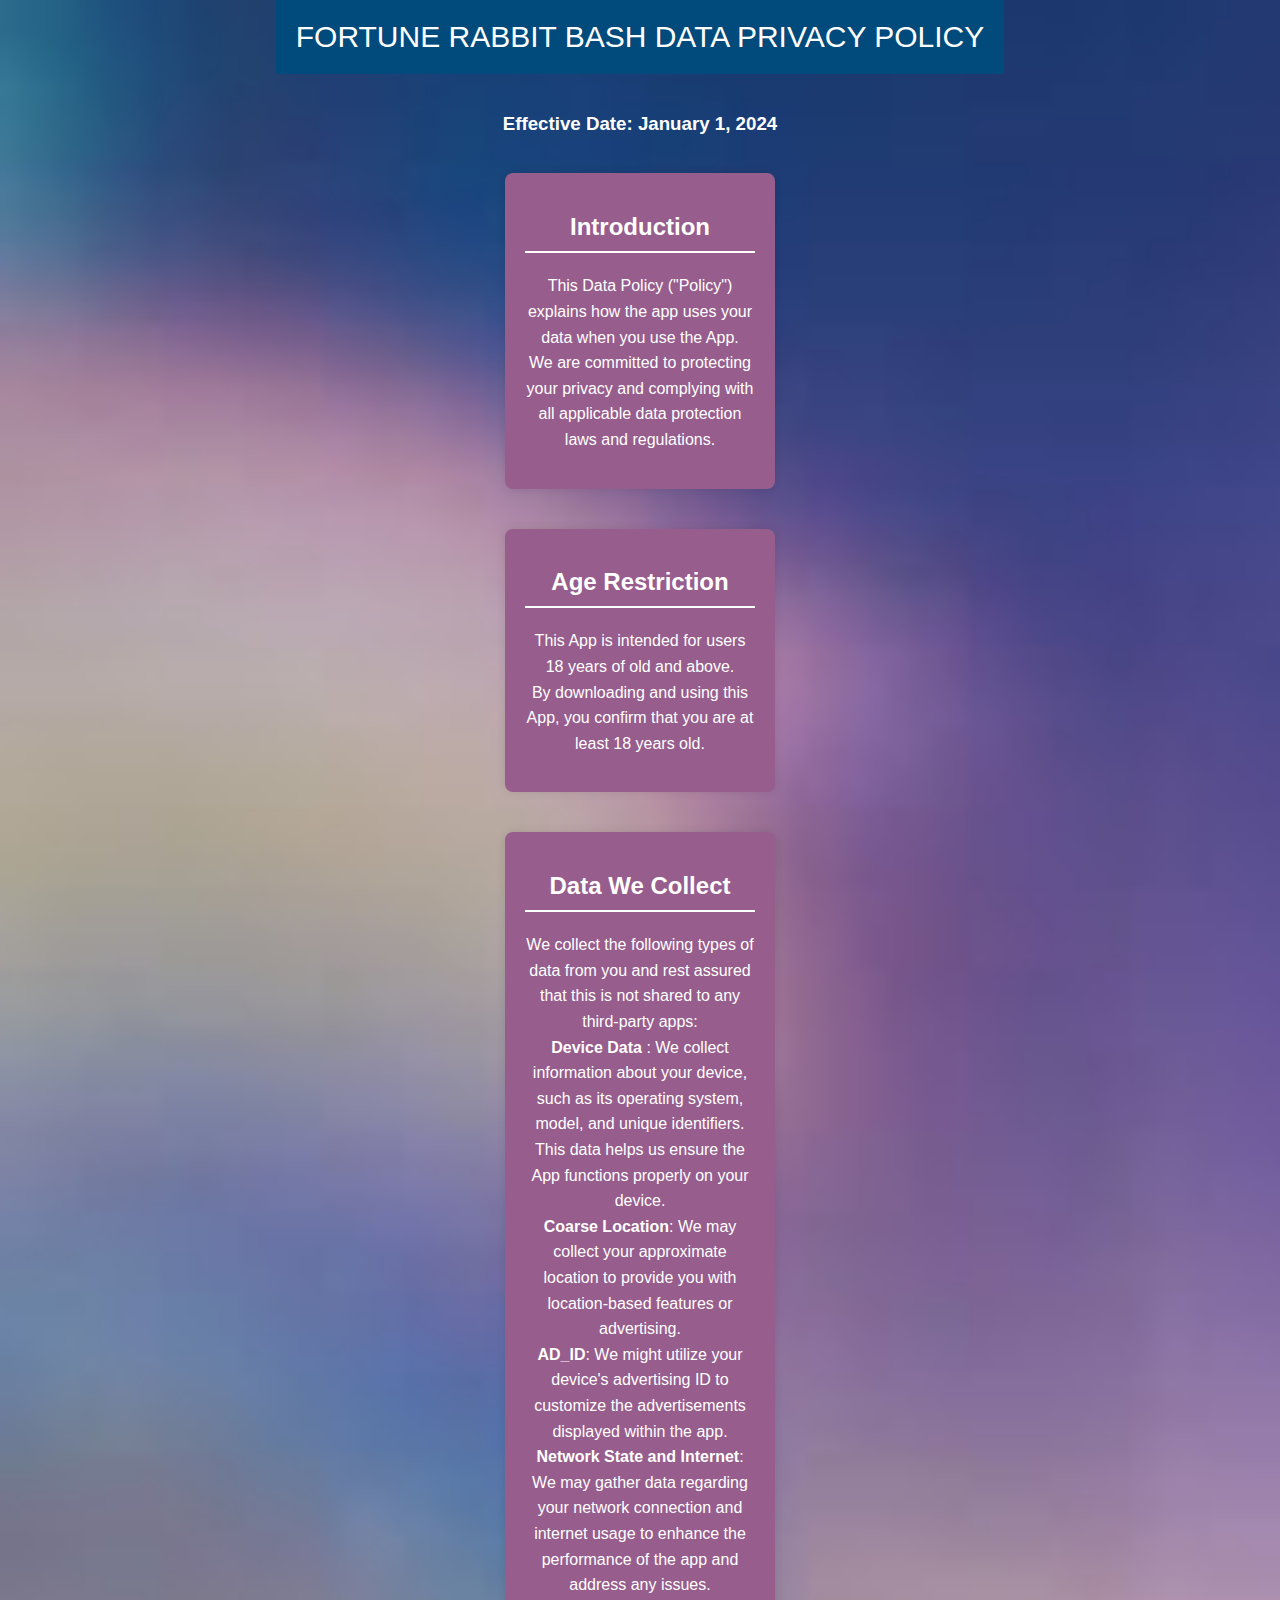
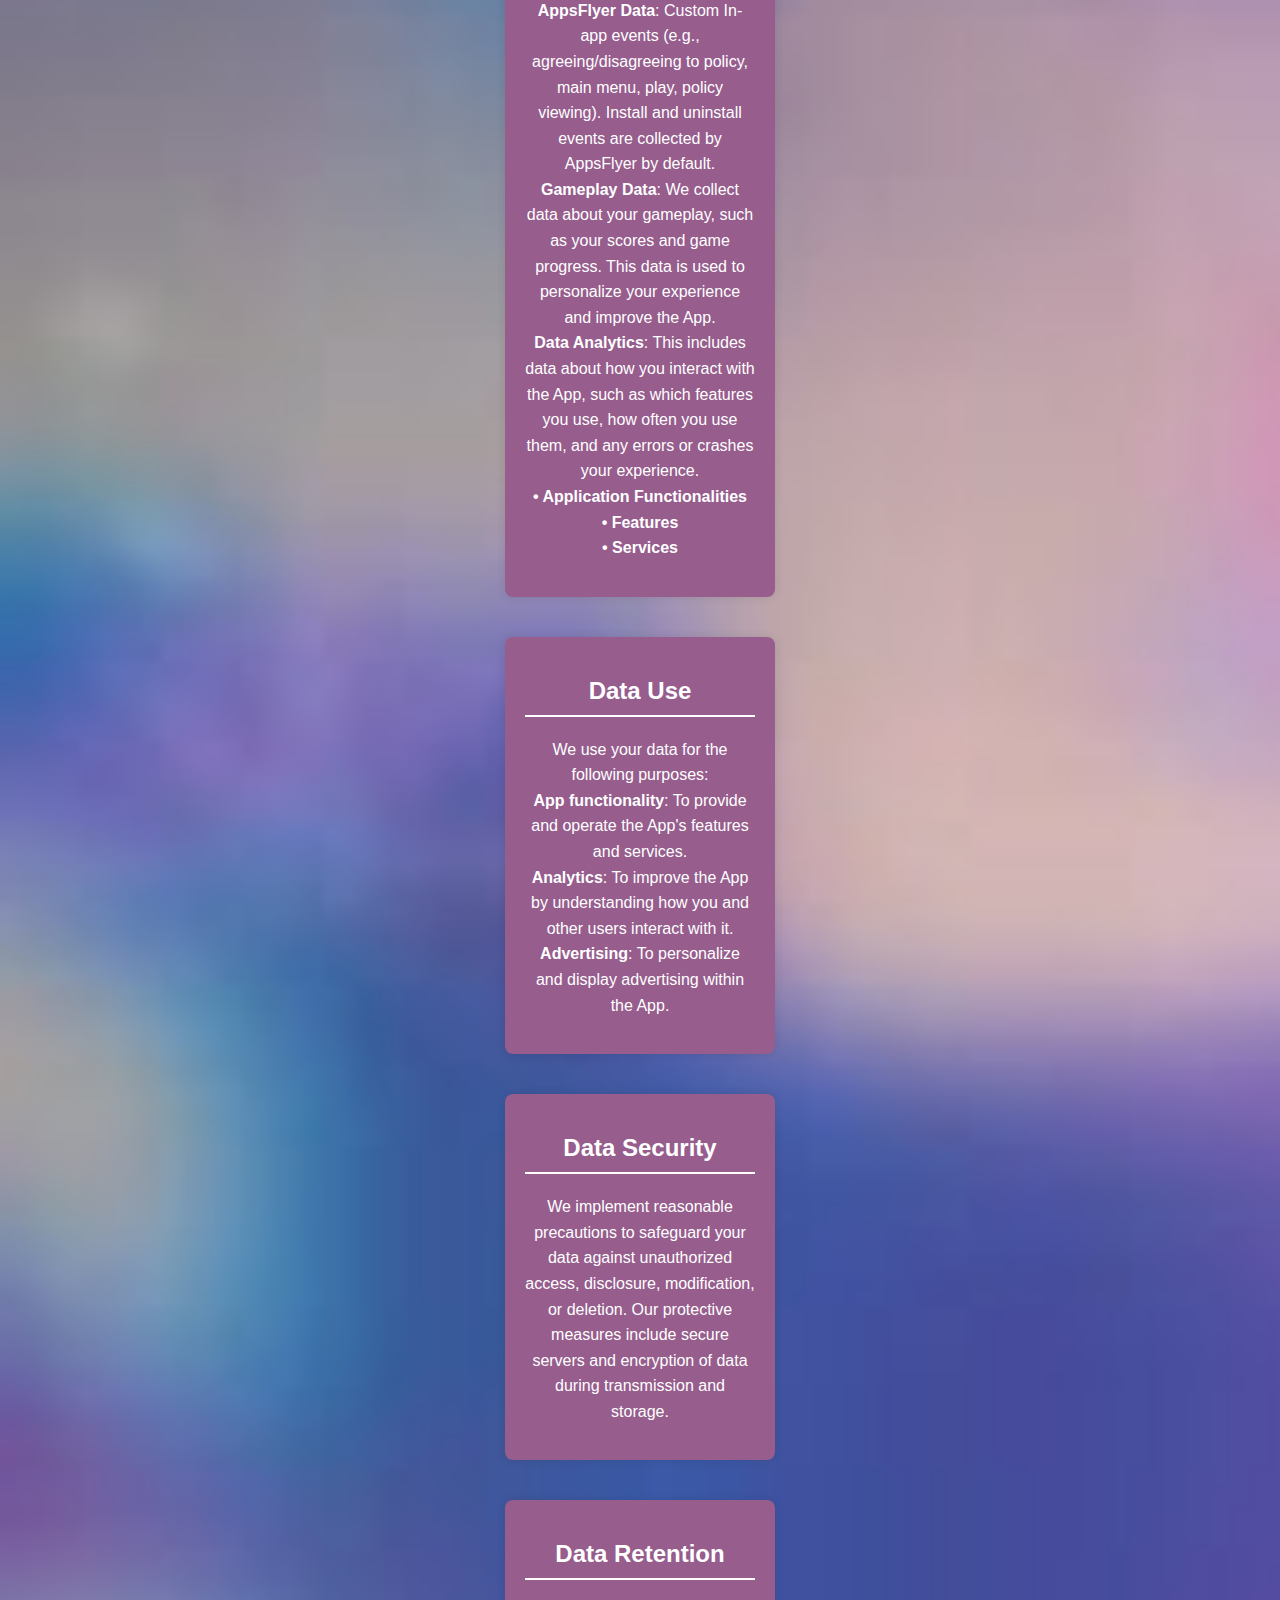
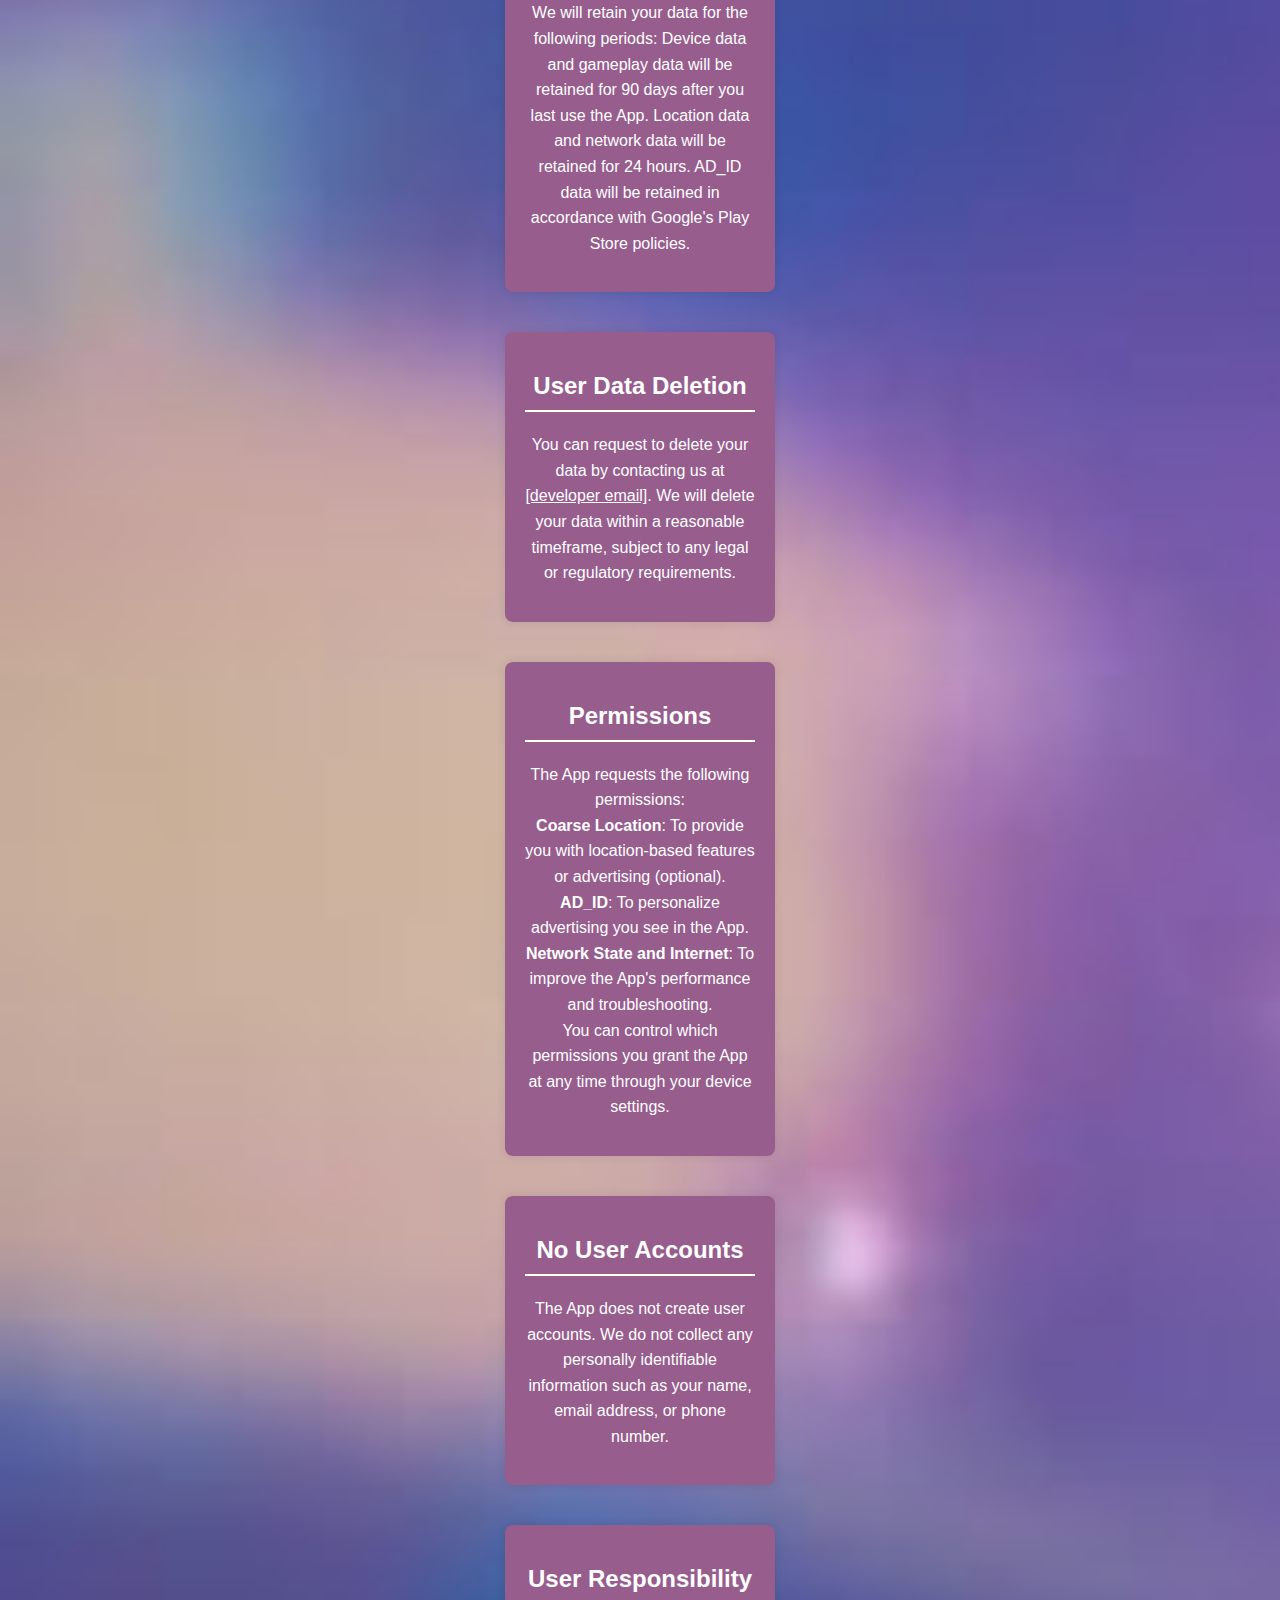
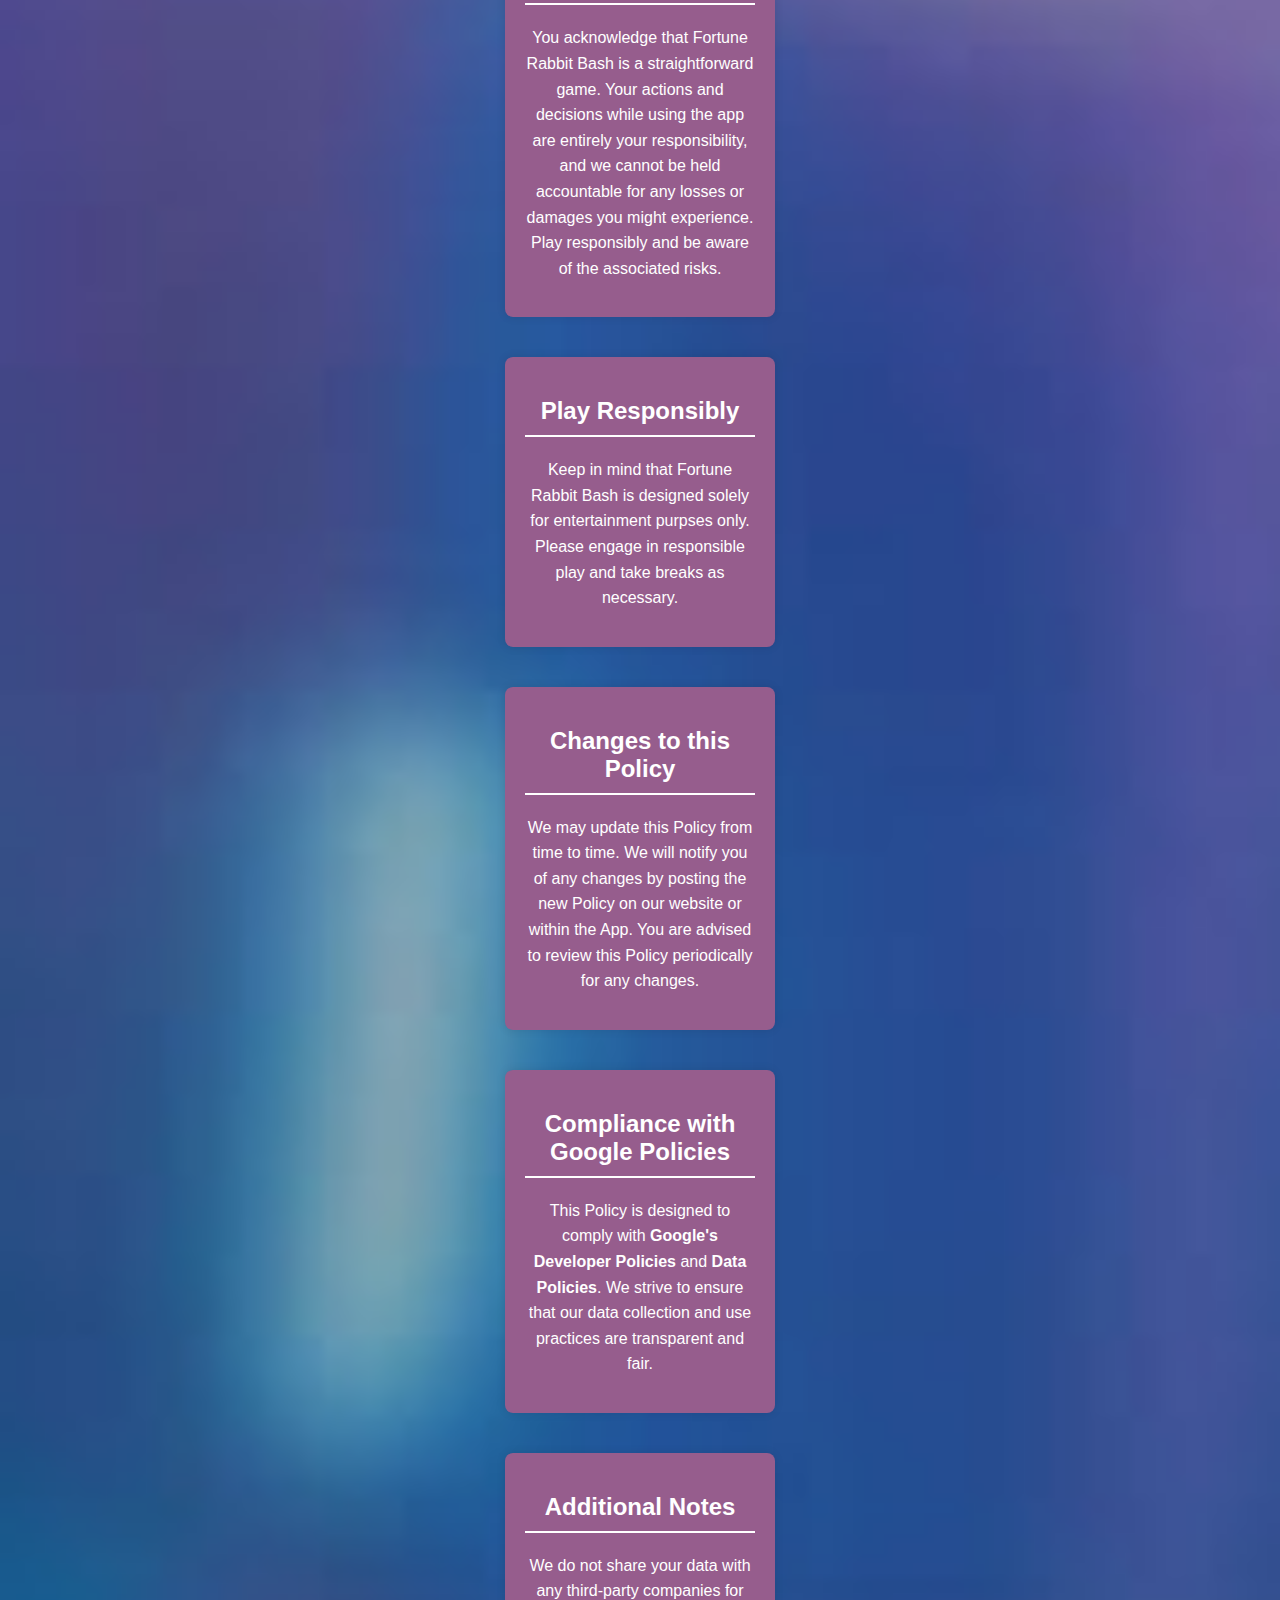
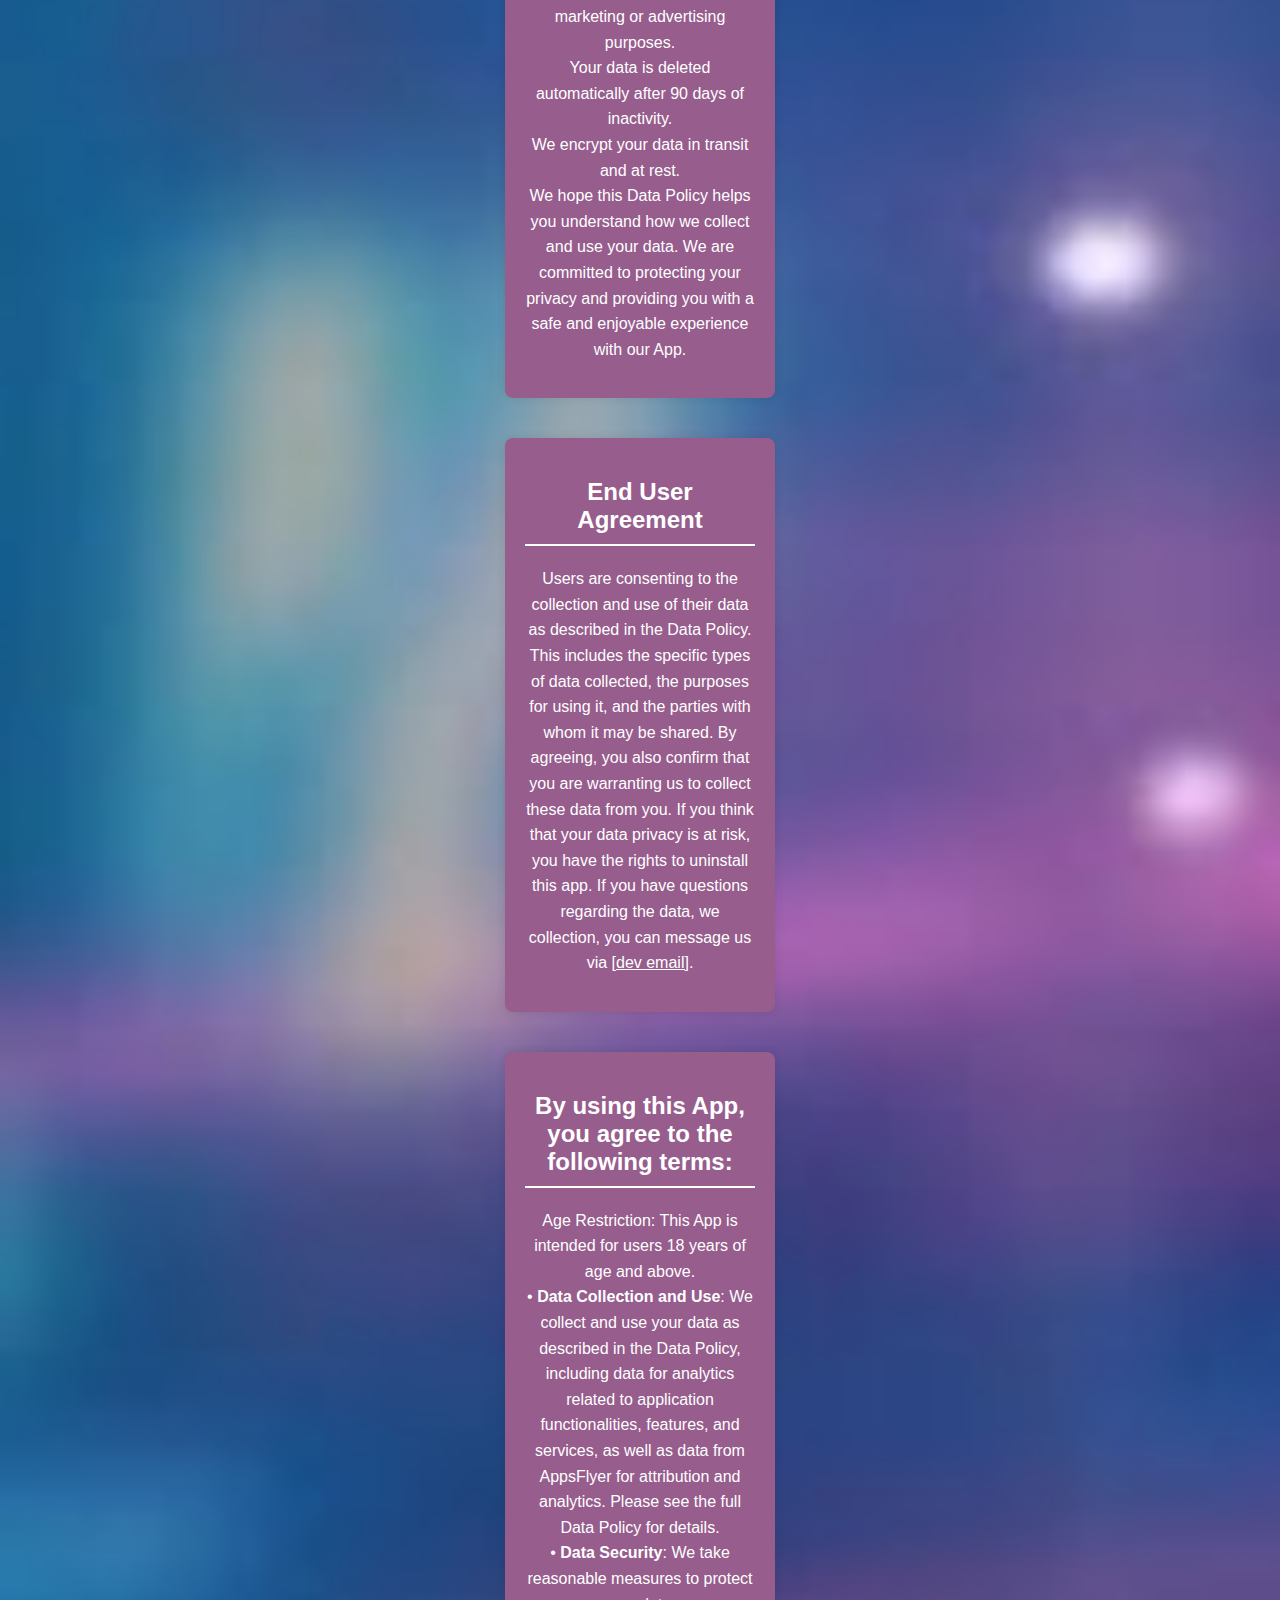
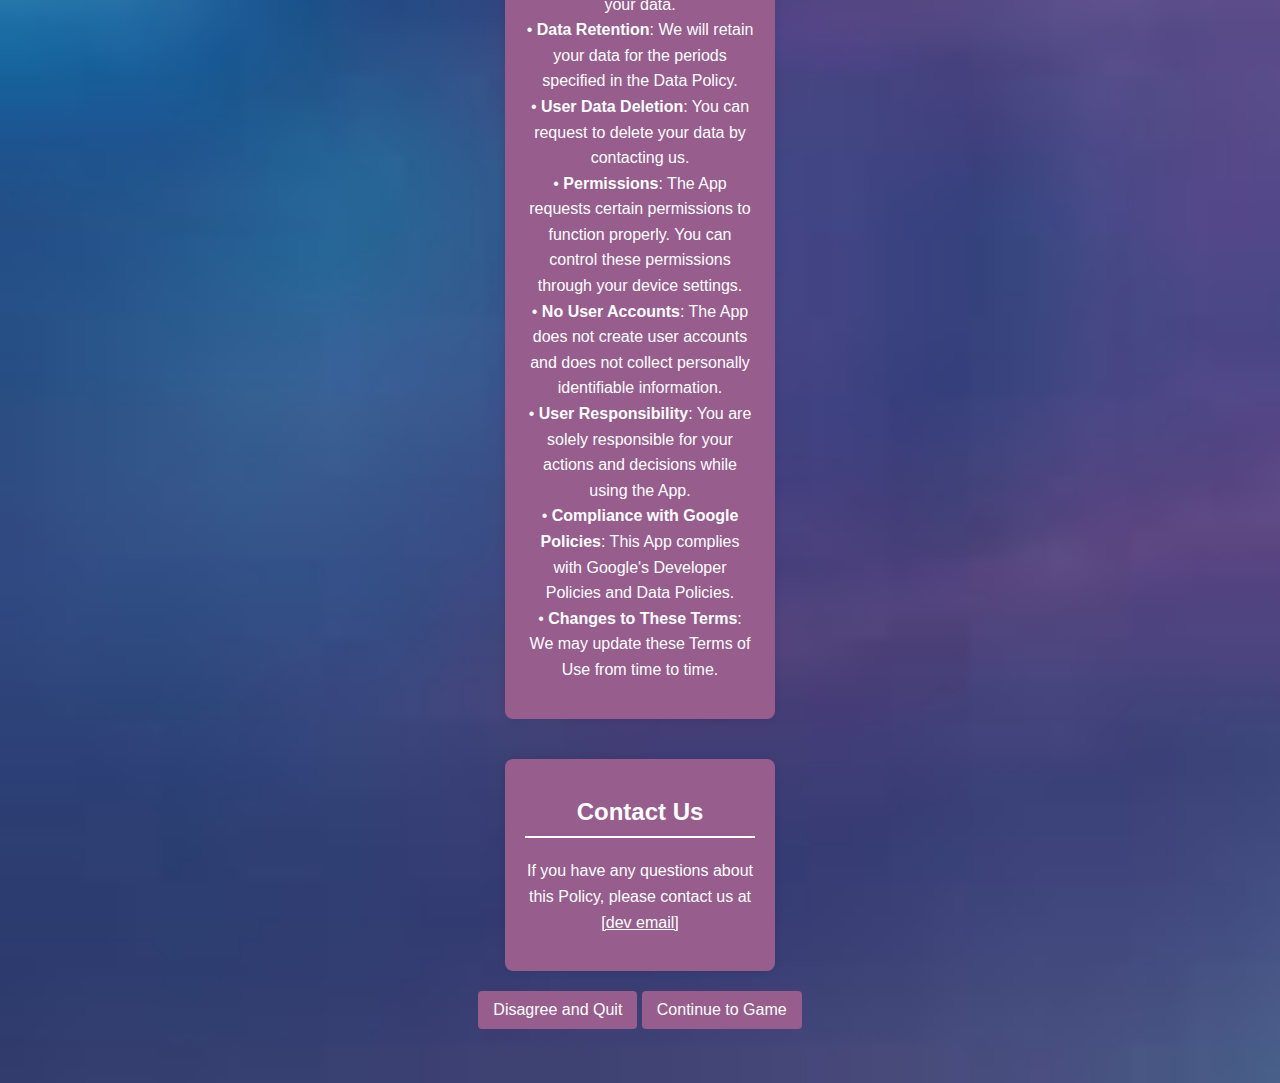
<file: app/src/main/assets/index.html>
<!DOCTYPE html>
<html lang="en">

<head>
    <meta charset="UTF-8">
    <meta name="viewport" content="width=device-width, initial-scale=1.0">
    <link rel="stylesheet" href="policy.css">
    <title>FORTUNE RABBIT BASH: DATA POLICY</title>
</head>

<body class="center">

<header>
    FORTUNE RABBIT BASH DATA PRIVACY POLICY 
</header>

<h3>Effective Date: January 1, 2024</h3>

<section>
    <h2>Introduction</h2>
    <p>This Data Policy ("Policy") explains how the app uses your data when you
        use the App. <br>We are committed to protecting your privacy and complying with all
        applicable data protection laws and regulations.</p>
</section>

<section>
    <h2>Age Restriction</h2>
    <p>This App is intended for users 18 years of old and above. <br>By downloading
        and using this App, you confirm that you are at least 18 years old.</p>
</section>

<section>
    <h2>Data We Collect</h2>
    <p>We collect the following types of data from you and rest assured that this
        is not shared to any third-party apps:
        <br>
        <b>Device Data </b>: We collect information about your device, such as its
        operating system, model, and unique identifiers. This data helps us ensure the
        App functions properly on your device.
        <br>
        <b>Coarse Location</b>: We may collect your approximate location to provide
        you with location-based features or advertising.
        <br>
        <b>AD_ID</b>: We might utilize your device's advertising ID to customize the advertisements displayed within the app.
        <br>
        <b>Network State and Internet</b>: We may gather data regarding your network connection and internet usage to enhance the performance of the app and address any issues.
        <br>
        <b>AppsFlyer Data</b>: Custom In-app events (e.g., agreeing/disagreeing to
        policy, main menu, play, policy viewing). Install and uninstall events are
        collected by AppsFlyer by default.
        <br>
        <b>Gameplay Data</b>: We collect data about your gameplay, such as your
        scores and game progress. This data is used to personalize your
        experience and improve the App.
        <br>
        <b>Data Analytics</b>: This includes data about how you interact with the
        App, such as which features you use, how often you use them, and any errors or
        crashes your experience.
        <br><b>
        • Application Functionalities
        <br>
        • Features
        <br>
        • Services
        </b><br></p>
</section>

<section>
    <h2>Data Use </h2>
    <p>We use your data for the following purposes:
        <br>
        <b>App functionality</b>: To provide and operate the App's features and
        services.
        <br>
        <b>Analytics</b>: To improve the App by understanding how you and other users
        interact with it.
        <br>
        <b>Advertising</b>: To personalize and display advertising within the App.</p>
</section>

<section>
    <h2>Data Security</h2>
    <p>We implement reasonable precautions to safeguard your data against unauthorized access,
         disclosure, modification, or deletion. Our protective measures include secure servers 
         and encryption of data during transmission and storage.
    </p>
</section>

<section>
    <h2>Data Retention</h2>
    <p>We will retain your data for the following periods:
        Device data and gameplay data will be retained for 90 days after you last
        use the App.
        Location data and network data will be retained for 24 hours.
        AD_ID data will be retained in accordance with Google's Play Store
        policies.</p>
</section>

<section>
    <h2>User Data Deletion</h2>
    <p>You can request to delete your data by contacting us at <u>[developer email]</u>. We will delete your data within a reasonable timeframe, subject to any
        legal or regulatory requirements.
    </p>
</section>

<section>
    <h2>Permissions</h2>
    <p>The App requests the following permissions:
        <br>
        <b>Coarse Location</b>: To provide you with location-based features or
        advertising (optional).
        <br>
        <b>AD_ID</b>: To personalize advertising you see in the App.
        <br>
        <b>Network State and Internet</b>: To improve the App's performance and
        troubleshooting.
        <br>
        You can control which permissions you grant the App at any time through
        your device settings.
    </p>
</section>

<section>
    <h2>No User Accounts</h2>
    <p>The App does not create user accounts. We do not collect any personally
        identifiable information such as your name, email address, or phone number.
    </p>
</section>

<section>
    <h2>User Responsibility</h2>
    <p>You acknowledge that Fortune Rabbit Bash is a straightforward game. 
        Your actions and decisions while using the app are entirely your responsibility, 
        and we cannot be held accountable for any losses or damages you might experience. 
        Play responsibly and be aware of the associated risks.
    </p>
</section>

<section>
    <h2>Play Responsibly</h2>
    <p>Keep in mind that Fortune Rabbit Bash is designed solely for entertainment purpses only. Please engage in responsible play and take breaks as necessary.
    </p>
</section>

<section>
    <h2>Changes to this Policy</h2>
    <p>We may update this Policy from time to time. We will notify you of any
        changes by posting the new Policy on our website or within the App. You are
        advised to review this Policy periodically for any changes.
    </p>
</section>

<section>
    <h2>Compliance with Google Policies</h2>
    <p>This Policy is designed to comply with <b>Google's Developer Policies </b> and
        <b>Data Policies</b>. We strive to ensure that our data collection and use practices are
        transparent and fair.
    </p>
</section>

<section>
    <h2>Additional Notes</h2>
    <p>We do not share your data with any third-party companies for marketing or
        advertising purposes.<br>
        Your data is deleted automatically after 90 days of inactivity.<br>
        We encrypt your data in transit and at rest.<br>
        We hope this Data Policy helps you understand how we collect and use
        your data. We are committed to protecting your privacy and providing you with a
        safe and enjoyable experience with our App.
    </p>
</section>


<section>
    <h2>End User Agreement</h2>
    <p> Users are consenting to the collection and use of their data as described in the
        Data Policy. This includes the specific types of data collected, the purposes for
        using it, and the parties with whom it may be shared.
        By agreeing, you also confirm that you are warranting us to collect these data
        from you. If you think that your data privacy is at risk, you have the rights to
        uninstall this app. If you have questions regarding the data, we collection, you
        can message us via <u>[dev email]</u>.</p>
</section>

<section>
    <h2>By using this App, you agree to the following terms:</h2>
    <p>Age Restriction: This App is intended for users 18 years of age and above. <br>
        • <b>Data Collection and Use</b>: We collect and use your data as described in the Data
        Policy, including data for analytics related to application functionalities, features,
        and services, as well as data from AppsFlyer for attribution and analytics. Please
        see the full Data Policy for details. <br>
        • <b>Data Security</b>: We take reasonable measures to protect your data.<br>
        • <b>Data Retention</b>: We will retain your data for the periods specified in the Data
        Policy.<br>
        • <b>User Data Deletion</b>: You can request to delete your data by contacting us.<br>
        • <b>Permissions</b>: The App requests certain permissions to function properly. You
        can control these permissions through your device settings.<br>
        • <b>No User Accounts</b>: The App does not create user accounts and does not collect
        personally identifiable information.<br>
        • <b>User Responsibility</b>: You are solely responsible for your actions and decisions
        while using the App.<br>
        • <b>Compliance with Google Policies</b>: This App complies with Google's Developer
        Policies and Data Policies.<br>
        • <b>Changes to These Terms</b>: We may update these Terms of Use from time to
        time.<br>
        </p>
</section>

<section>
    <h2>Contact Us</h2>
    <p>If you have any questions about this Policy, please contact us at <u>[dev email]</u>
    </p>
</section>

    <form action="#" method="post" id="consentForm">
        <!-- <label for="privacyCheckbox">
            <input type="checkbox" id="privacyCheckbox" name="privacyCheckbox" onclick="checkRadio()" required>
            I have read and agree to the <u> <a href="policy.html">Data and Privacy Policy</a></u>.
        </label> -->

        <!-- <label for="conditionCheckbox">
            <input type="checkbox" id="conditionCheckbox" name="conditionCheckbox" onclick="checkRadio()" required>
            I have read and agree to the <u> <a href="terms.html">Terms and Conditions</a></u>.
        </label> -->

        
        <button type="button" id="dismissbtn" onclick="checkDismiss()" >Disagree and Quit</button>
        <button type="button" id="continuebtn" onclick="checkSubmit()" >Continue to Game</button>
    </form>

    <br><br><br>
</body>

<script src="policy.js"></script>

</html>
</file>
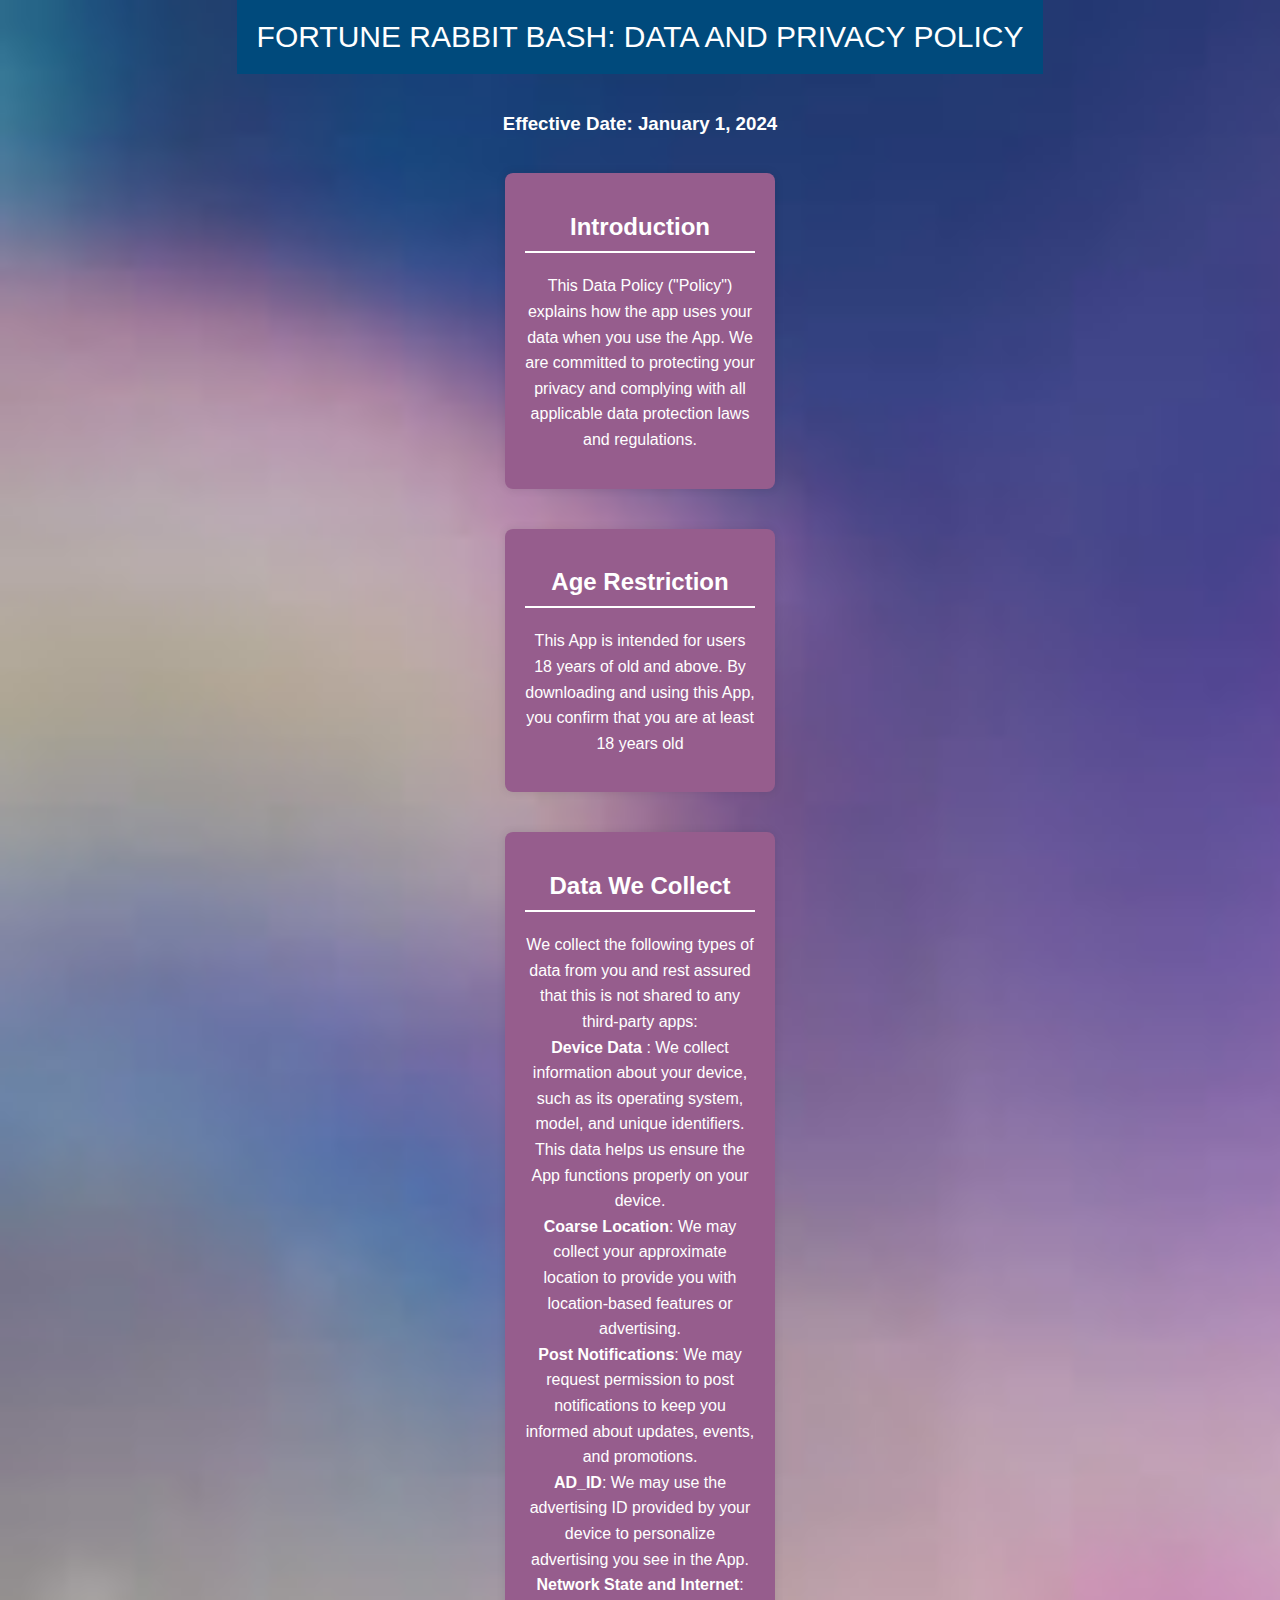
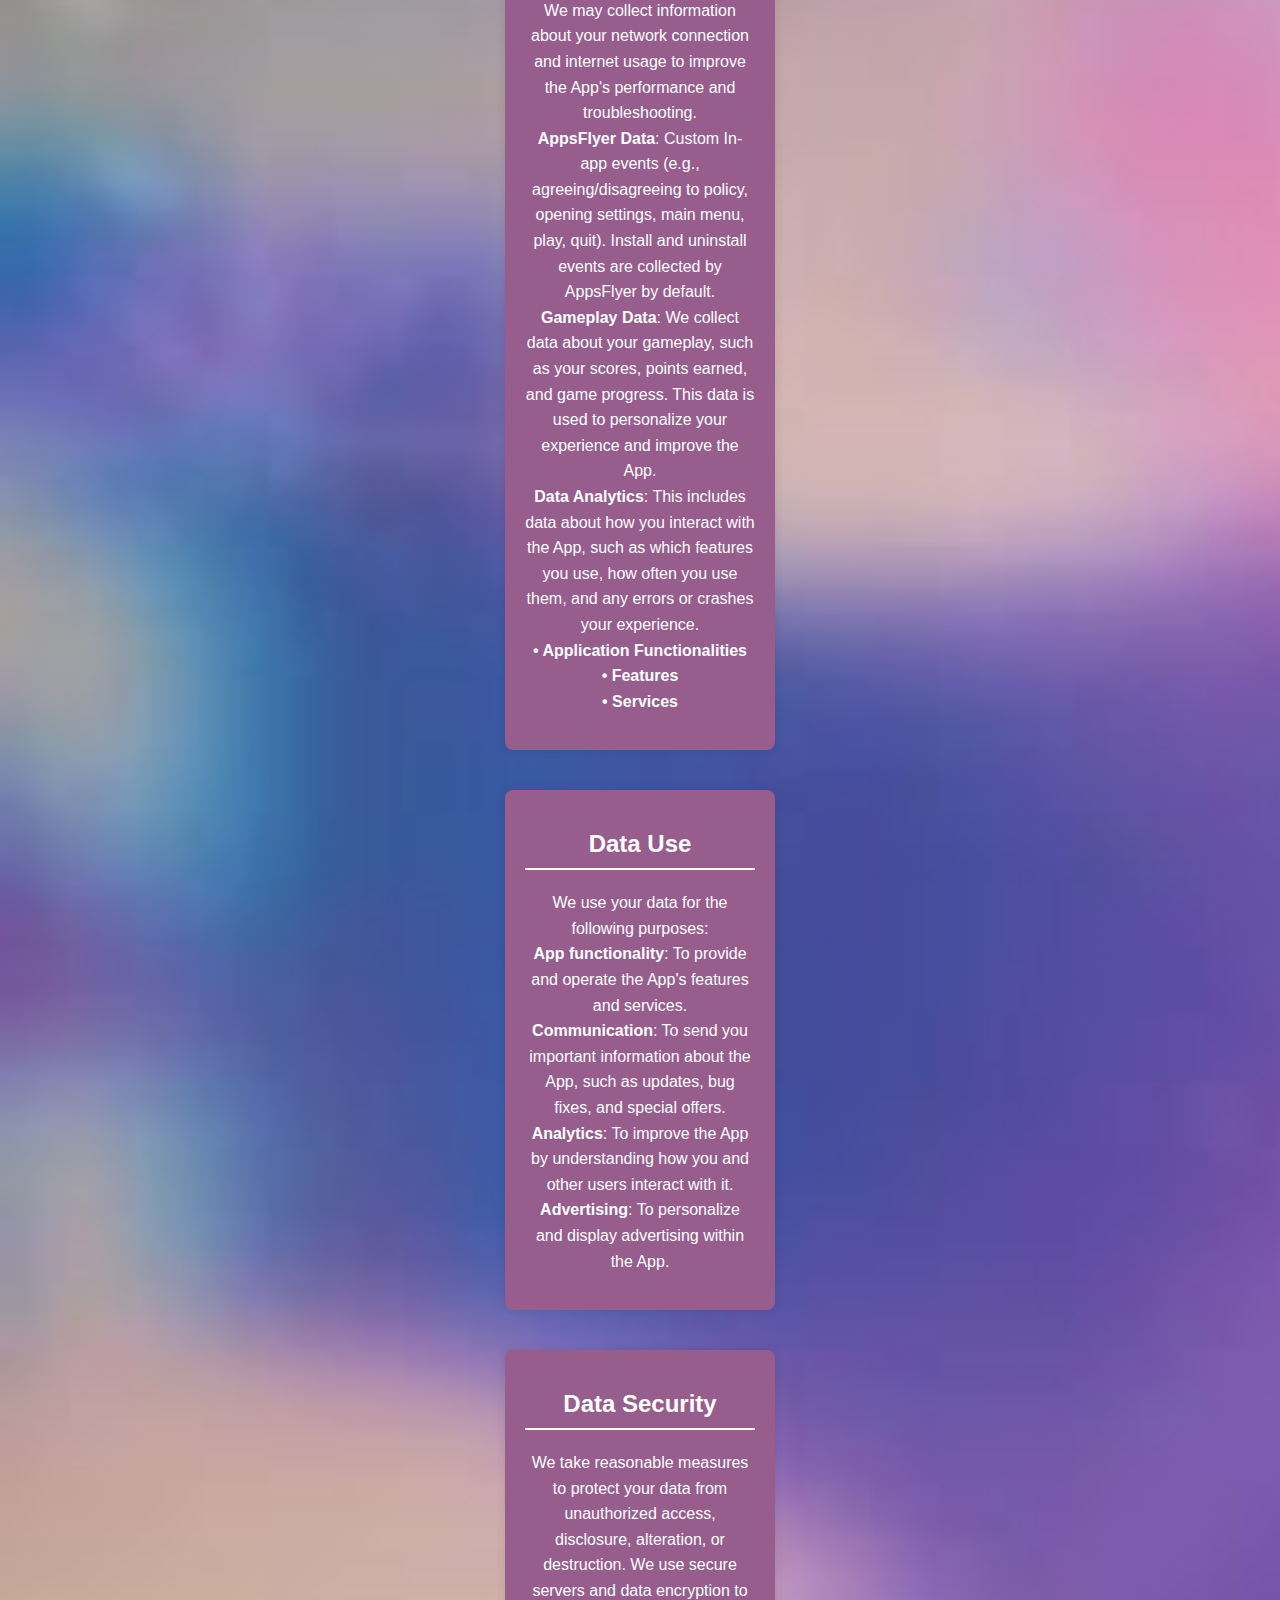
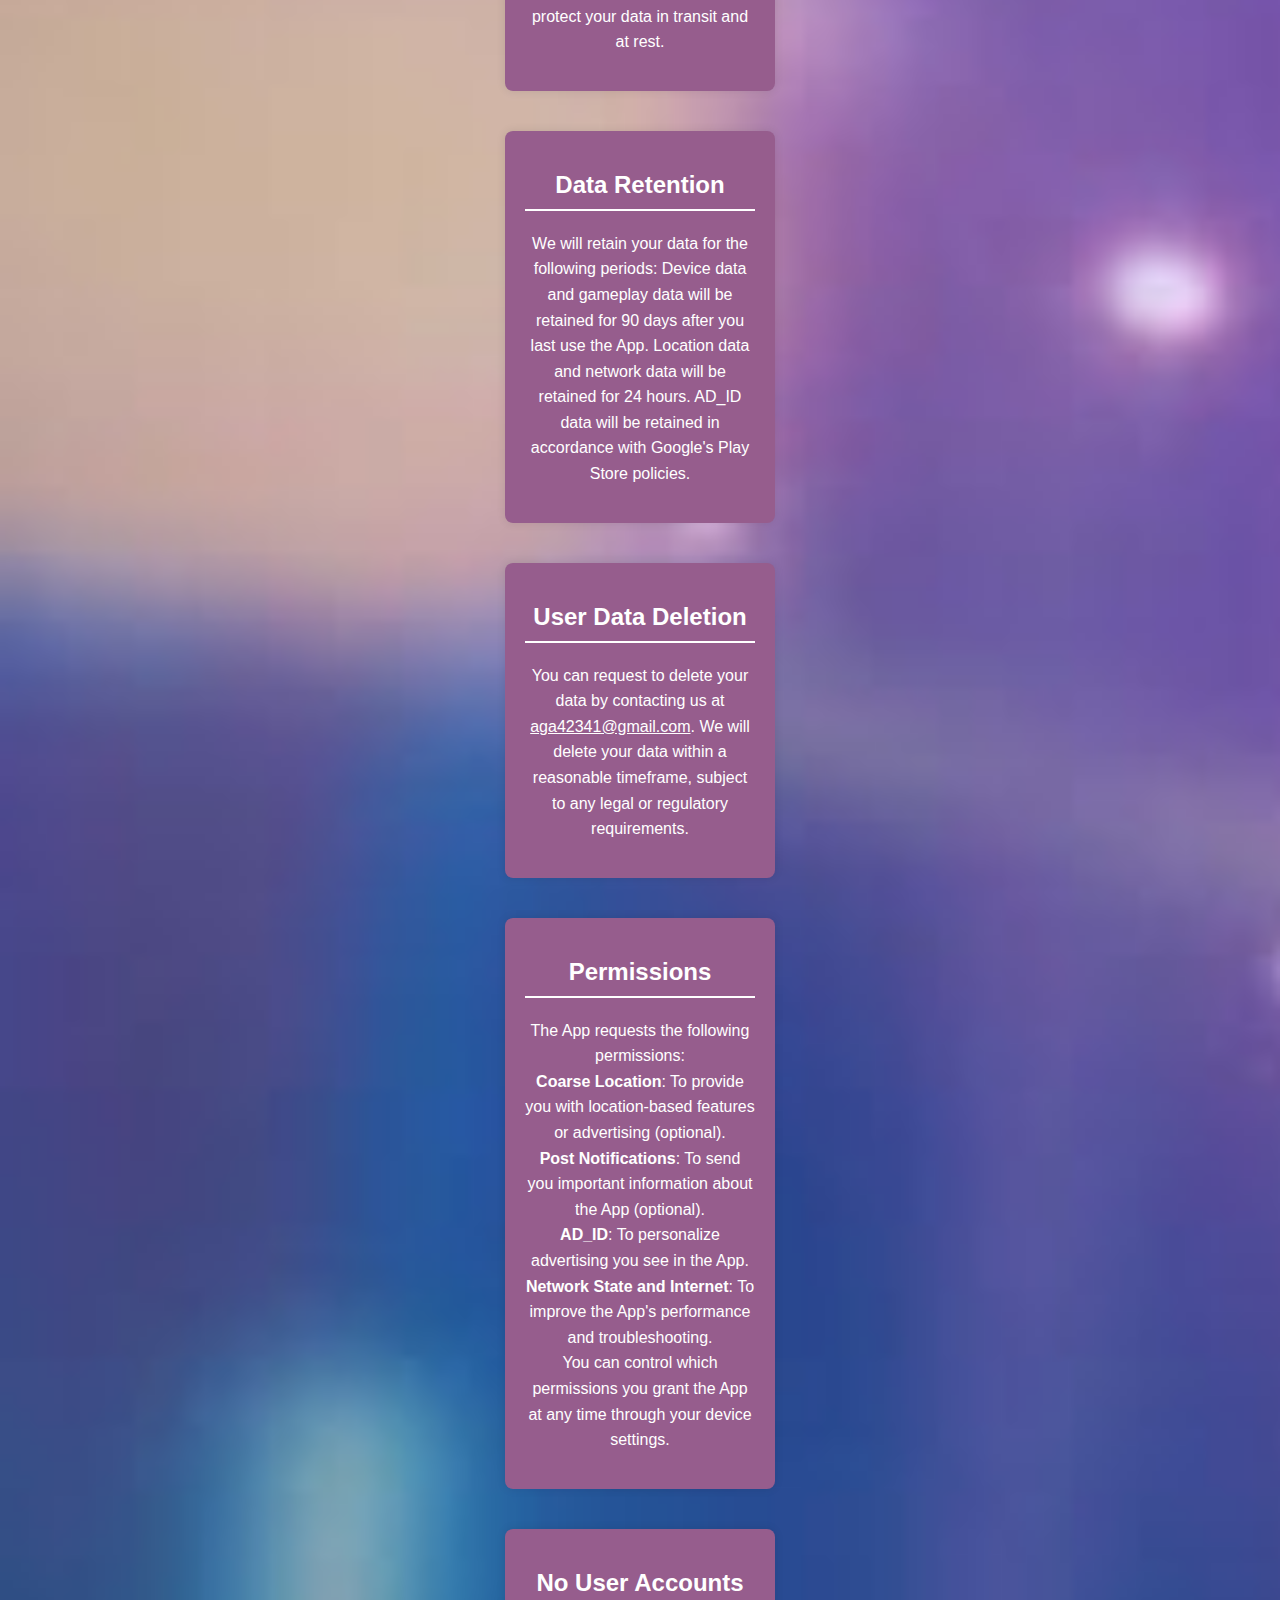
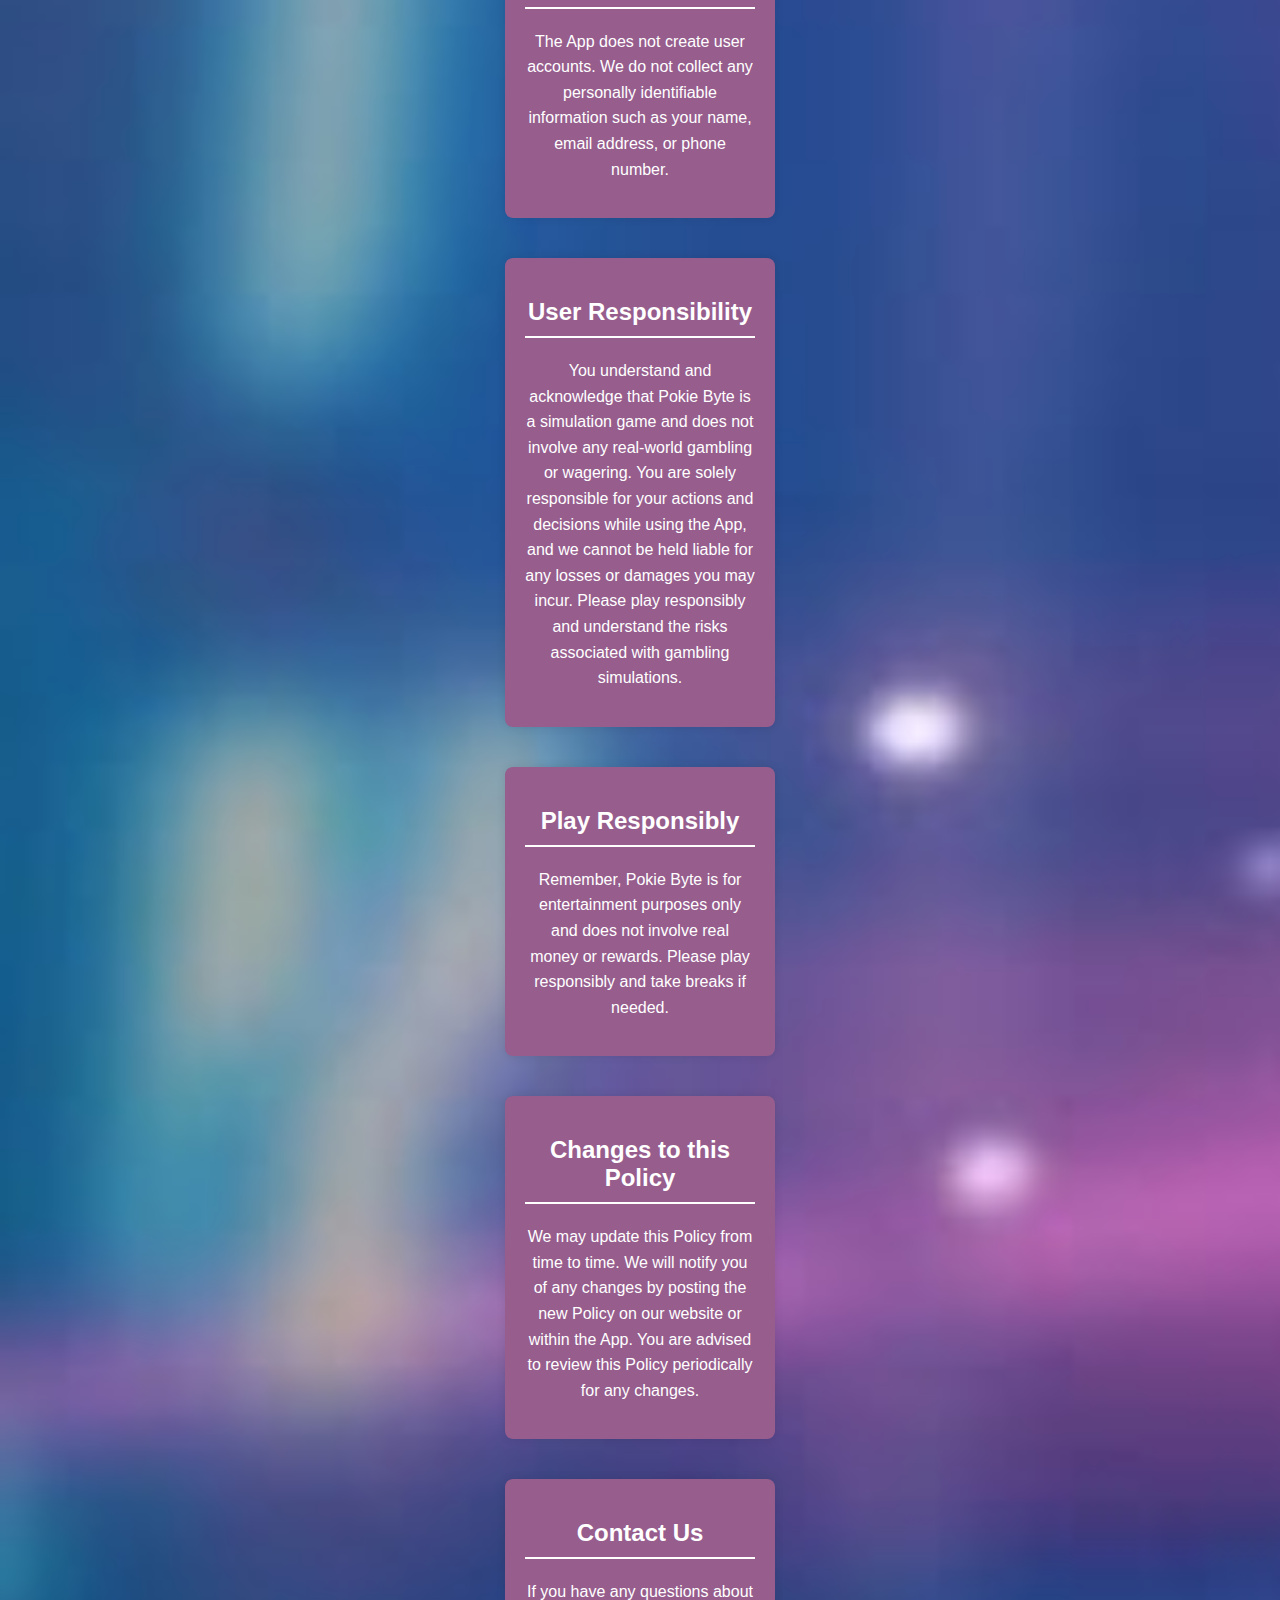
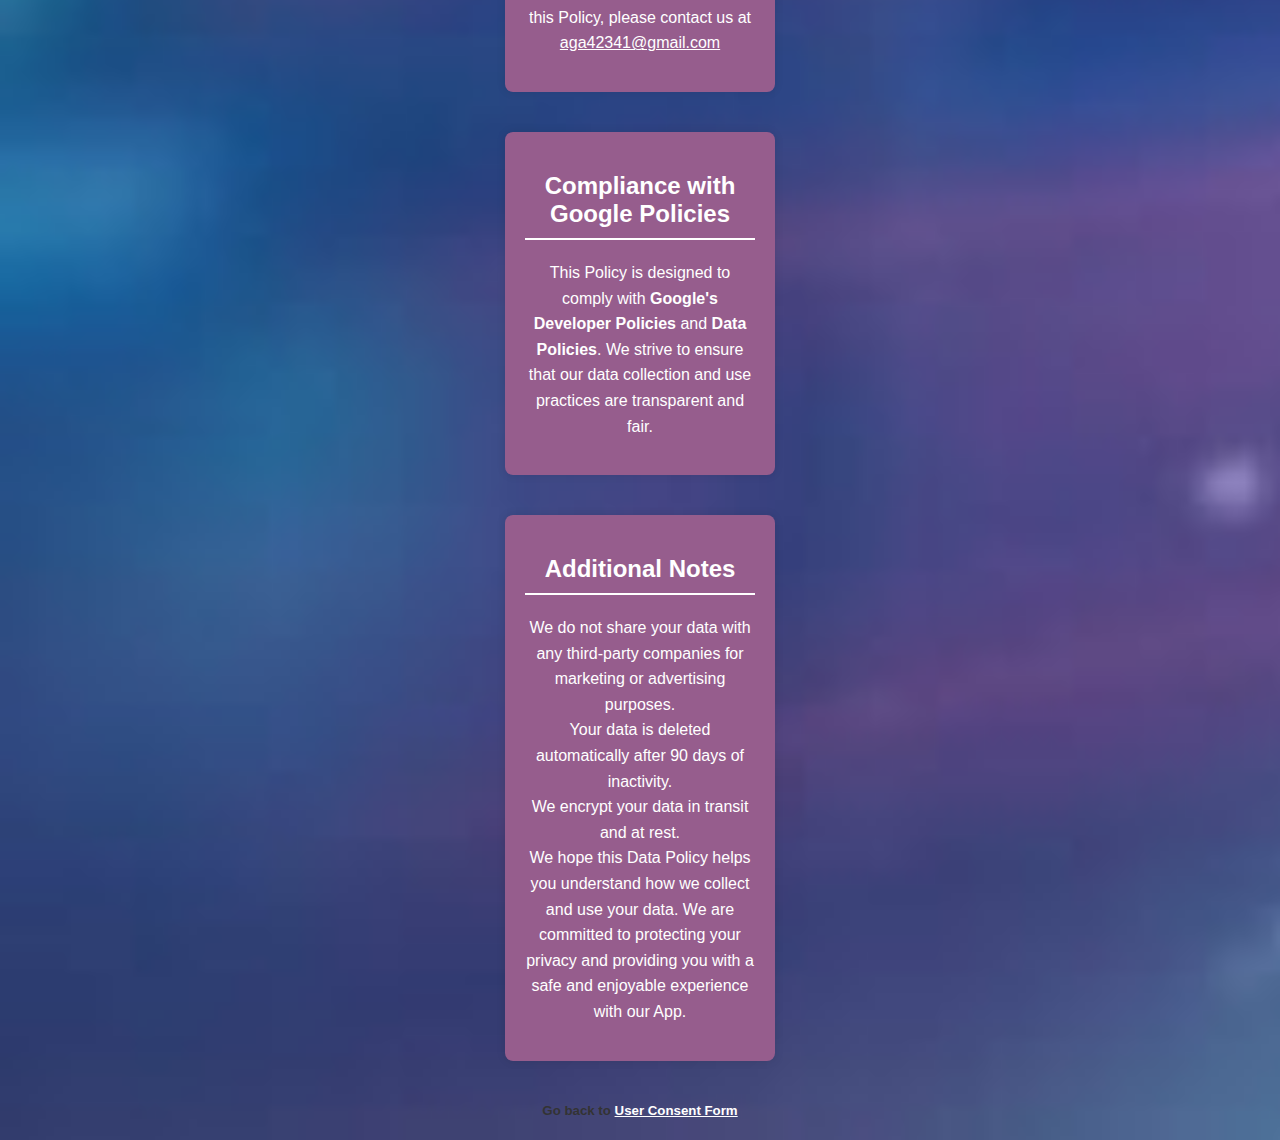
<file: app/src/main/assets/policy.html>
<!DOCTYPE html>
<html lang="en">

<head>
    <meta charset="UTF-8">
    <meta name="viewport" content="width=device-width, initial-scale=1.0">
    <link rel="stylesheet" href="policy.css">
    <title>Pokie Byte: Data and Privacy Policy</title>
</head>

<body class="center">

<header>
    FORTUNE RABBIT BASH: DATA AND PRIVACY POLICY
</header>
<h3>Effective Date: January 1, 2024</h3>

<section>
    <h2>Introduction</h2>
    <p>This Data Policy ("Policy") explains how the app uses your data when you
        use the App. We are committed to protecting your privacy and complying with all
        applicable data protection laws and regulations.</p>
</section>

<section>
    <h2>Age Restriction</h2>
    <p>This App is intended for users 18 years of old and above. By downloading
        and using this App, you confirm that you are at least 18 years old</p>
</section>

<section>
    <h2>Data We Collect</h2>
    <p>We collect the following types of data from you and rest assured that this
        is not shared to any third-party apps:
        <br>
        <b>Device Data </b>: We collect information about your device, such as its
        operating system, model, and unique identifiers. This data helps us ensure the
        App functions properly on your device.
        <br>
        <b>Coarse Location</b>: We may collect your approximate location to provide
        you with location-based features or advertising.
        <br>
        <b>Post Notifications</b>: We may request permission to post notifications to
        keep you informed about updates, events, and promotions.
        <br>
        <b>AD_ID</b>: We may use the advertising ID provided by your device to
        personalize advertising you see in the App.
        <br>
        <b>Network State and Internet</b>: We may collect information about your
        network connection and internet usage to improve the App's performance and
        troubleshooting.
        <br>
        <b>AppsFlyer Data</b>: Custom In-app events (e.g., agreeing/disagreeing to
        policy, opening settings, main menu, play, quit). Install and uninstall events are
        collected by AppsFlyer by default.
        <br>
        <b>Gameplay Data</b>: We collect data about your gameplay, such as your
        scores, points earned, and game progress. This data is used to personalize your
        experience and improve the App.
        <br>
        <b>Data Analytics</b>: This includes data about how you interact with the
        App, such as which features you use, how often you use them, and any errors or
        crashes your experience.
        <br><b>
        • Application Functionalities
        <br>
        • Features
        <br>
        • Services
        </b><br></p>
</section>

<section>
    <h2>Data Use </h2>
    <p>We use your data for the following purposes:
        <br>
        <b>App functionality</b>: To provide and operate the App's features and
        services.
        <br>
        <b>Communication</b>: To send you important information about the App, such
        as updates, bug fixes, and special offers.
        <br>
        <b>Analytics</b>: To improve the App by understanding how you and other users
        interact with it.
        <br>
        <b>Advertising</b>: To personalize and display advertising within the App.</p>
</section>

<section>
    <h2>Data Security</h2>
    <p>We take reasonable measures to protect your data from unauthorized
        access, disclosure, alteration, or destruction. We use secure servers and data
        encryption to protect your data in transit and at rest.
    </p>
</section>

<section>
    <h2>Data Retention</h2>
    <p>We will retain your data for the following periods:
        Device data and gameplay data will be retained for 90 days after you last
        use the App.
        Location data and network data will be retained for 24 hours.
        AD_ID data will be retained in accordance with Google's Play Store
        policies.</p>
</section>

<section>
    <h2>User Data Deletion</h2>
    <p>You can request to delete your data by contacting us at <u>aga42341@gmail.com</u>. We will delete your data within a reasonable timeframe, subject to any
        legal or regulatory requirements.
    </p>
</section>

<section>
    <h2>Permissions</h2>
    <p>The App requests the following permissions:
        <br>
        <b>Coarse Location</b>: To provide you with location-based features or
        advertising (optional).
        <br>
        <b>Post Notifications</b>: To send you important information about the App
        (optional).
        <br>
        <b>AD_ID</b>: To personalize advertising you see in the App.
        <br>
        <b>Network State and Internet</b>: To improve the App's performance and
        troubleshooting.
        <br>
        You can control which permissions you grant the App at any time through
        your device settings.
    </p>
</section>

<section>
    <h2>No User Accounts</h2>
    <p>The App does not create user accounts. We do not collect any personally
        identifiable information such as your name, email address, or phone number.
    </p>
</section>

<section>
    <h2>User Responsibility</h2>
    <p>You understand and acknowledge that Pokie Byte is a simulation
        game and does not involve any real-world gambling or wagering. You are solely
        responsible for your actions and decisions while using the App, and we cannot be
        held liable for any losses or damages you may incur. Please play responsibly and
        understand the risks associated with gambling simulations.
    </p>
</section>

<section>
    <h2>Play Responsibly</h2>
    <p>Remember, Pokie Byte is for entertainment purposes only and does not
        involve real money or rewards. Please play responsibly and take breaks if
        needed.
    </p>
</section>

<section>
    <h2>Changes to this Policy</h2>
    <p>We may update this Policy from time to time. We will notify you of any
        changes by posting the new Policy on our website or within the App. You are
        advised to review this Policy periodically for any changes.
    </p>
</section>

<section>
    <h2>Contact Us</h2>
    <p>If you have any questions about this Policy, please contact us at <u>aga42341@gmail.com</u>
    </p>
</section>

<section>
    <h2>Compliance with Google Policies</h2>
    <p>This Policy is designed to comply with <b>Google's Developer Policies </b> and
        <b>Data Policies</b>. We strive to ensure that our data collection and use practices are
        transparent and fair.
    </p>
</section>

<section>
    <h2>Additional Notes</h2>
    <p>We do not share your data with any third-party companies for marketing or
        advertising purposes.<br>
        Your data is deleted automatically after 90 days of inactivity.<br>
        We encrypt your data in transit and at rest.<br>
        We hope this Data Policy helps you understand how we collect and use
        your data. We are committed to protecting your privacy and providing you with a
        safe and enjoyable experience with our App.
    </p>
</section>

<h5>Go back to <a href="UserConsent.html"><u>User Consent Form</u></a></h5>

</body>

</html>
</file>
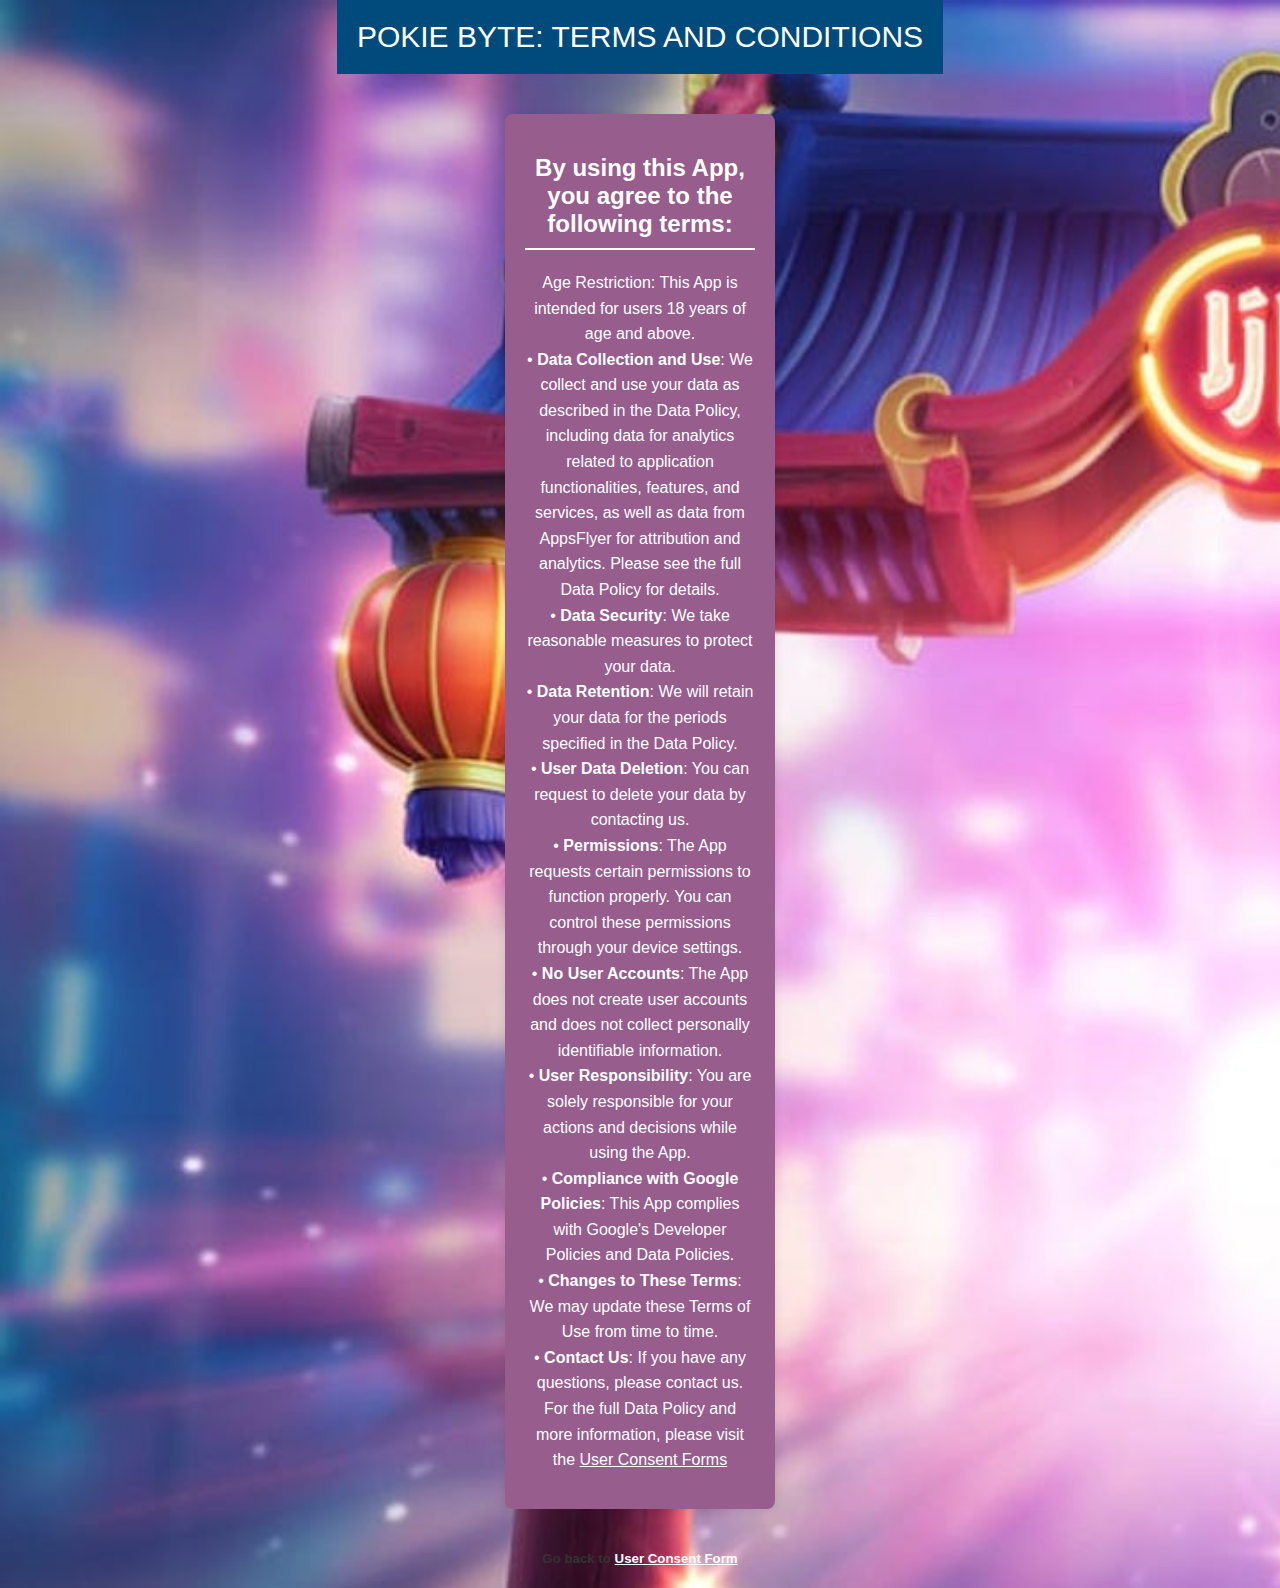
<file: app/src/main/assets/terms.html>
<!DOCTYPE html>
<html lang="en">
<head>
    <meta charset="UTF-8">
    <meta name="viewport" content="width=device-width, initial-scale=1.0">
    <link rel="stylesheet" href="policy.css">
    <title>Terms and Conditions</title>
</head>

<body class="center">
<header>
    POKIE BYTE: TERMS AND CONDITIONS
</header>

<section>
    <h2>By using this App, you agree to the following terms:</h2>
    <p>Age Restriction: This App is intended for users 18 years of age and above. <br>
        • <b>Data Collection and Use</b>: We collect and use your data as described in the Data
        Policy, including data for analytics related to application functionalities, features,
        and services, as well as data from AppsFlyer for attribution and analytics. Please
        see the full Data Policy for details. <br>
        • <b>Data Security</b>: We take reasonable measures to protect your data.<br>
        • <b>Data Retention</b>: We will retain your data for the periods specified in the Data
        Policy.<br>
        • <b>User Data Deletion</b>: You can request to delete your data by contacting us.<br>
        • <b>Permissions</b>: The App requests certain permissions to function properly. You
        can control these permissions through your device settings.<br>
        • <b>No User Accounts</b>: The App does not create user accounts and does not collect
        personally identifiable information.<br>
        • <b>User Responsibility</b>: You are solely responsible for your actions and decisions
        while using the App.<br>
        • <b>Compliance with Google Policies</b>: This App complies with Google's Developer
        Policies and Data Policies.<br>
        • <b>Changes to These Terms</b>: We may update these Terms of Use from time to
        time.<br>
        • <b>Contact Us</b>: If you have any questions, please contact us.<br>
        For the full Data Policy and more information, please visit the <a href="UserConsent.html"><u>User Consent Forms</u></a></p>
</section>

<h5>Go back to <a href="UserConsent.html"><u>User Consent Form</u></a></h5>


</body>
</html>
</file>
<file: app/src/main/assets/policy.css>
button:disabled {
    background-color: #b0b0b0;
    cursor: not-allowed;
}

body {
    font-family: 'Helvetica', sans-serif;
    margin: 0;
    padding: 0;
    background-image: url('bg.png');
    background-size: cover;
    background-repeat: no-repeat;
    color: #333;
    text-align: center;
}

.center {
    display: flex;
    flex-direction: column;
    align-items: center;
    justify-content: center;
    min-height: 100vh;
}

header {
    background-color: #004a7c;
    color: #fff;
    text-align: center;
    font-size: 30px;
    padding: 20px;
    margin-bottom: 20px;
}

section {
    max-width: 230px;
    margin: 20px auto;
    padding: 20px;
    background-color: #965d8d;
    box-shadow: 0 0 10px rgba(0, 0, 0, 0.1);
    border-radius: 8px;
}

h1 {
    font-size: 30px;
}

h2 {
    border-bottom: 2px solid #ffffff;
    padding-bottom: 10px;
    margin-bottom: 20px;
    color: #ffffff;
}

h3{
    color: rgb(255, 255, 255);
}

p {
    line-height: 1.6;
    color: white;
}

label {
    display: block;
    margin-bottom: 10px;
}

input[type="checkbox"] {
    margin-right: 10px;
}

button {
    background-color: #965d8d;
    color: #fff;
    padding: 10px 15px;
    border: none;
    border-radius: 4px;
    cursor: pointer;
    font-size: 16px;
}

#continuebtn:hover {
    background-color: #00b947;
}

#dismissbtn:hover {
    background-color: #b50000;
}

a {
    color: #db34b7;
    text-decoration: none;
}

a:hover {
    text-decoration: underline;
}

u {
    color: #ffffff;
}

a.policy-link {
    color: #ffffff;
    text-decoration: none;
    font-weight: bold;
}

a.policy-link:hover {
    text-decoration: underline;
}
</file>
